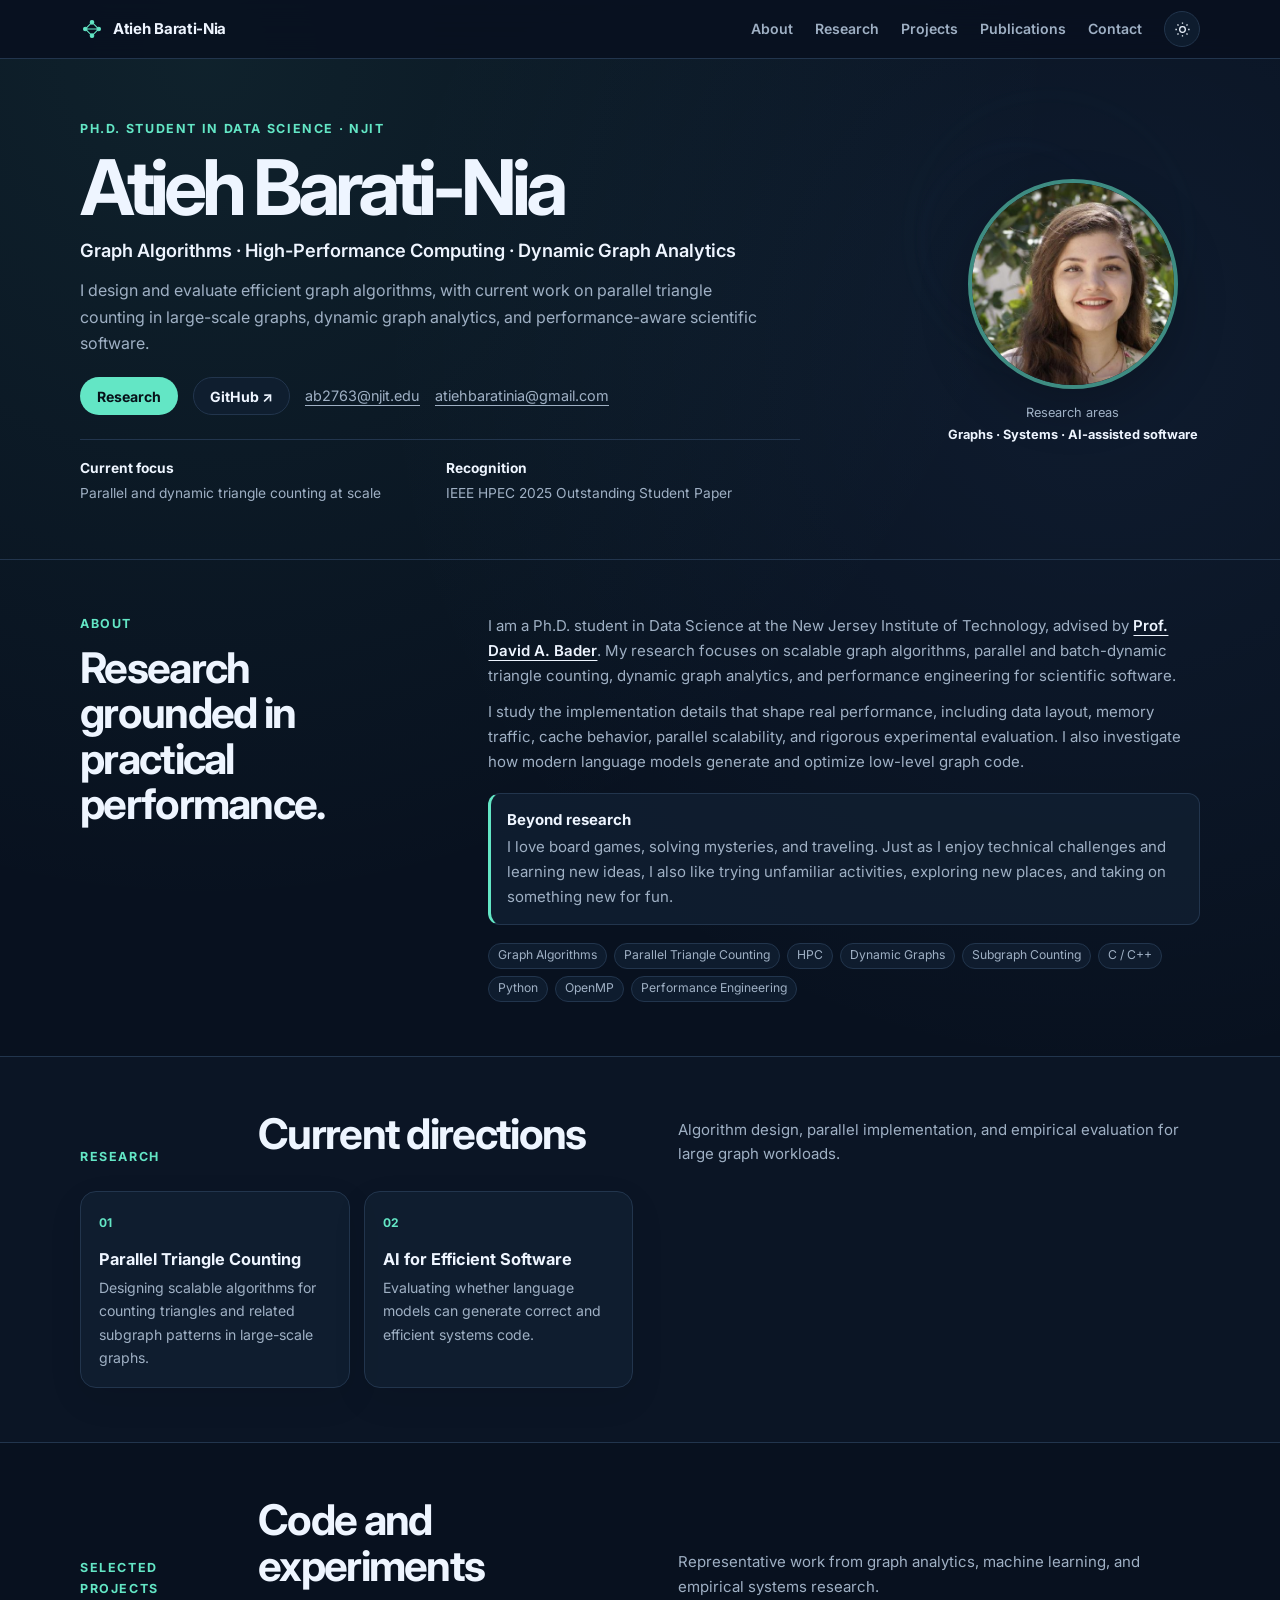
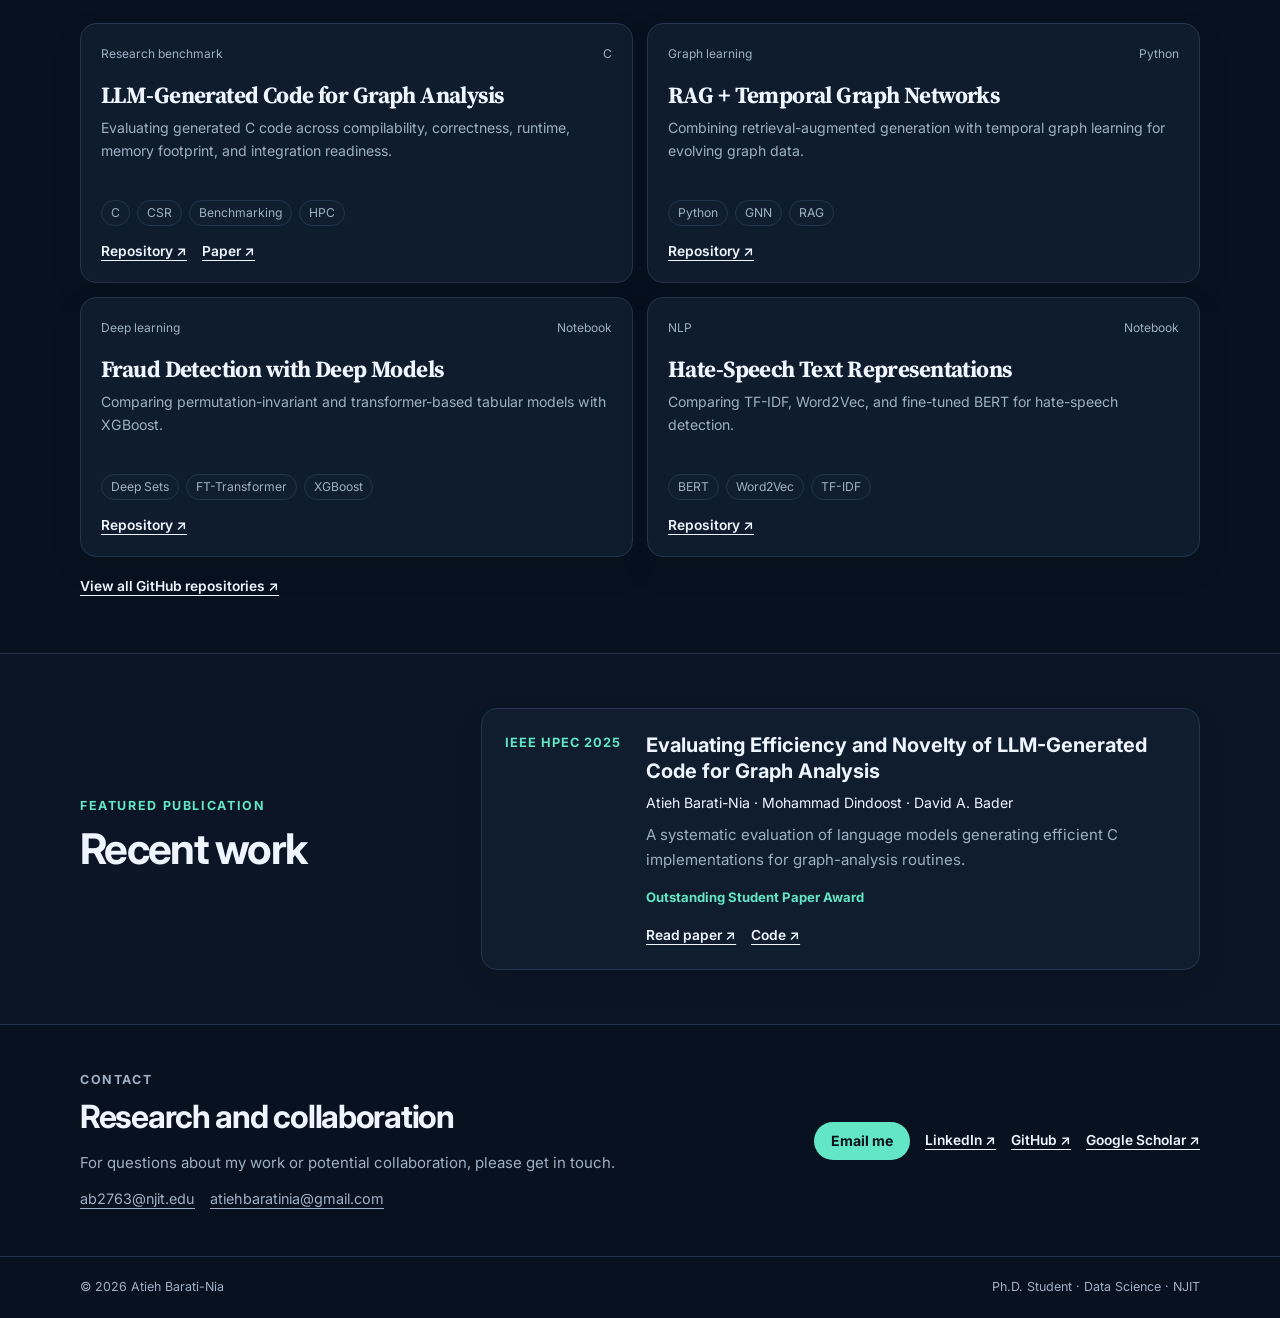
<file: index.html>
<!doctype html>
<html lang="en" data-theme="dark">
<head>
  <meta charset="utf-8" />
  <meta name="viewport" content="width=device-width, initial-scale=1" />
  <meta name="description" content="Atieh Barati-Nia — Ph.D. student in Data Science at NJIT researching scalable graph algorithms, parallel triangle counting, dynamic graph analytics, and efficient software." />
  <meta name="author" content="Atieh Barati-Nia" />
  <meta name="theme-color" content="#08111f" />

  <meta property="og:title" content="Atieh Barati-Nia — Graph Algorithms Researcher" />
  <meta property="og:description" content="Research website of Atieh Barati-Nia, a Data Science Ph.D. student at NJIT." />
  <meta property="og:type" content="website" />
  <meta property="og:url" content="https://atiehbaratinia.github.io/" />
  <meta property="og:image" content="https://atiehbaratinia.github.io/profile.jpg" />

  <title>Atieh Barati-Nia | Graph Algorithms Researcher</title>
  <link rel="icon" href="favicon.svg" type="image/svg+xml" />
  <link rel="preconnect" href="https://fonts.googleapis.com" />
  <link rel="preconnect" href="https://fonts.gstatic.com" crossorigin />
  <link href="https://fonts.googleapis.com/css2?family=Inter:wght@400;500;600;700&family=Source+Serif+4:opsz,wght@8..60,600;8..60,700&display=swap" rel="stylesheet" />

  <style>
    :root {
      --bg: #08111f;
      --bg-soft: #0d1929;
      --panel: rgba(17, 31, 49, 0.82);
      --panel-solid: #101e30;
      --text: #eef5ff;
      --muted: #9fb0c4;
      --line: #22354d;
      --accent: #63e6c5;
      --accent-2: #69a7ff;
      --shadow: 0 18px 50px rgba(0, 0, 0, 0.22);
      --radius: 16px;
      --shell: 1120px;
    }

    html[data-theme="light"] {
      --bg: #f7fafc;
      --bg-soft: #eef4f8;
      --panel: rgba(255, 255, 255, 0.92);
      --panel-solid: #ffffff;
      --text: #122033;
      --muted: #536579;
      --line: #d8e2eb;
      --accent: #0f9f82;
      --accent-2: #336fd1;
      --shadow: 0 16px 40px rgba(33, 51, 72, 0.10);
    }

    * { box-sizing: border-box; }
    html { scroll-behavior: smooth; }
    body {
      margin: 0;
      background:
        radial-gradient(circle at 16% 2%, rgba(99, 230, 197, 0.08), transparent 28%),
        radial-gradient(circle at 86% 12%, rgba(105, 167, 255, 0.07), transparent 26%),
        var(--bg);
      color: var(--text);
      font-family: Inter, system-ui, -apple-system, BlinkMacSystemFont, "Segoe UI", sans-serif;
      font-size: 15px;
      line-height: 1.65;
    }

    a { color: inherit; }
    img { display: block; max-width: 100%; }
    .shell { width: min(calc(100% - 40px), var(--shell)); margin: 0 auto; }
    .skip-link { position: absolute; left: -9999px; }
    .skip-link:focus { left: 16px; top: 16px; z-index: 100; background: var(--accent); color: #071219; padding: 8px 12px; border-radius: 8px; }

    .site-header {
      position: sticky;
      top: 0;
      z-index: 20;
      background: color-mix(in srgb, var(--bg) 88%, transparent);
      backdrop-filter: blur(14px);
      border-bottom: 1px solid var(--line);
    }

    .nav {
      min-height: 58px;
      display: flex;
      align-items: center;
      gap: 20px;
    }

    .brand {
      display: inline-flex;
      align-items: center;
      gap: 9px;
      text-decoration: none;
      font-weight: 700;
      letter-spacing: -0.02em;
      white-space: nowrap;
    }

    .brand-mark { width: 24px; height: 24px; color: var(--accent); }
    .brand-mark svg { width: 100%; height: 100%; fill: currentColor; stroke: currentColor; stroke-width: 1.6; }
    .brand-mark path { fill: none; }

    .nav-links {
      margin-left: auto;
      display: flex;
      align-items: center;
      gap: 22px;
    }

    .nav-links a {
      color: var(--muted);
      text-decoration: none;
      font-size: 0.88rem;
      font-weight: 600;
    }

    .nav-links a:hover { color: var(--text); }

    .theme-toggle,
    .nav-toggle {
      border: 1px solid var(--line);
      background: var(--panel);
      color: var(--text);
      border-radius: 999px;
      cursor: pointer;
    }

    .theme-toggle {
      width: 36px;
      height: 36px;
      display: grid;
      place-items: center;
      margin-left: 2px;
    }

    .theme-toggle svg { width: 17px; height: 17px; fill: none; stroke: currentColor; stroke-width: 1.8; }
    .moon { display: none; }
    html[data-theme="light"] .sun { display: none; }
    html[data-theme="light"] .moon { display: block; }
    .nav-toggle { display: none; width: 36px; height: 36px; padding: 0 9px; }
    .nav-toggle span { display: block; height: 1px; background: currentColor; margin: 5px 0; }

    .hero {
      position: relative;
      overflow: hidden;
      border-bottom: 1px solid var(--line);
    }

    .hero::before,
    .hero::after {
      content: "";
      position: absolute;
      border-radius: 50%;
      filter: blur(4px);
      pointer-events: none;
    }

    .hero::before { width: 280px; height: 280px; right: 7%; top: 7%; border: 1px solid rgba(99, 230, 197, 0.12); }
    .hero::after { width: 190px; height: 190px; right: 13%; top: 17%; border: 1px solid rgba(105, 167, 255, 0.12); }

    .hero-grid {
      min-height: 500px;
      display: grid;
      grid-template-columns: minmax(0, 1.5fr) minmax(220px, 0.62fr);
      gap: 64px;
      align-items: center;
      padding: 58px 0 52px;
      position: relative;
      z-index: 1;
    }

    .eyebrow,
    .section-label {
      margin: 0 0 10px;
      color: var(--accent);
      font-size: 0.78rem;
      font-weight: 700;
      letter-spacing: 0.13em;
      text-transform: uppercase;
    }

    h1, h2, h3, p { margin-top: 0; }
    h1 {
      margin-bottom: 10px;
      font-size: clamp(2.8rem, 6vw, 4.8rem);
      line-height: 0.98;
      letter-spacing: -0.065em;
      max-width: 700px;
    }

    .hero-title {
      margin-bottom: 12px;
      color: var(--text);
      font-weight: 600;
      font-size: clamp(1rem, 1.8vw, 1.14rem);
    }

    .hero-summary {
      max-width: 690px;
      color: var(--muted);
      font-size: 1rem;
      margin-bottom: 21px;
    }

    .hero-actions,
    .contact-links,
    .project-links,
    .email-row {
      display: flex;
      flex-wrap: wrap;
      align-items: center;
      gap: 10px 15px;
    }

    .button {
      display: inline-flex;
      align-items: center;
      justify-content: center;
      min-height: 38px;
      padding: 0 16px;
      border-radius: 999px;
      text-decoration: none;
      font-size: 0.88rem;
      font-weight: 700;
      border: 1px solid transparent;
    }

    .button-primary { background: var(--accent); color: #071219; }
    .button-secondary { border-color: var(--line); background: var(--panel); }
    .text-link { color: var(--muted); text-underline-offset: 4px; font-size: 0.9rem; }
    .text-link:hover { color: var(--text); }

    .quick-facts {
      margin-top: 24px;
      padding-top: 17px;
      border-top: 1px solid var(--line);
      display: grid;
      grid-template-columns: repeat(2, minmax(0, 1fr));
      gap: 12px;
      max-width: 720px;
      color: var(--muted);
      font-size: 0.86rem;
    }

    .quick-facts strong { display: block; color: var(--text); margin-bottom: 2px; }

    .profile-panel {
      justify-self: end;
      width: min(100%, 255px);
      text-align: center;
    }

    .profile-panel img {
      width: 210px;
      height: 210px;
      margin: 0 auto;
      object-fit: cover;
      object-position: 50% 34%;
      border-radius: 50%;
      border: 4px solid color-mix(in srgb, var(--accent) 55%, var(--panel-solid));
      box-shadow: var(--shadow);
      background: var(--panel-solid);
    }

    .profile-caption {
      margin-top: 15px;
      color: var(--muted);
      font-size: 0.8rem;
      line-height: 1.45;
    }

    .profile-caption strong { display: block; color: var(--text); margin-top: 3px; }

    .section { padding: 54px 0; border-bottom: 1px solid var(--line); }
    .section-muted { background: color-mix(in srgb, var(--bg-soft) 68%, transparent); }
    .section-grid { display: grid; grid-template-columns: 0.66fr 1.34fr; gap: 58px; align-items: start; }
    .section-heading h2,
    .compact-heading h2 { margin-bottom: 11px; font-size: clamp(1.75rem, 3.3vw, 2.65rem); line-height: 1.08; letter-spacing: -0.04em; }
    .section-body > p { color: var(--muted); margin-bottom: 12px; }
    .advisor-link { color: var(--text); font-weight: 600; text-underline-offset: 4px; }

    .personal-note {
      margin-top: 18px;
      padding: 14px 16px;
      border: 1px solid var(--line);
      border-left: 3px solid var(--accent);
      border-radius: 12px;
      background: var(--panel);
    }

    .personal-note strong { display: block; margin-bottom: 3px; }
    .personal-note p { margin-bottom: 0; color: var(--muted); }

    .tag-list,
    .project-tags {
      display: flex;
      flex-wrap: wrap;
      gap: 7px;
    }

    .tag-list { margin-top: 18px; }
    .tag-list span,
    .project-tags span {
      display: inline-flex;
      align-items: center;
      min-height: 26px;
      padding: 0 9px;
      border-radius: 999px;
      border: 1px solid var(--line);
      background: var(--panel);
      color: var(--muted);
      font-size: 0.76rem;
      white-space: nowrap;
    }

    .compact-heading {
      display: grid;
      grid-template-columns: 150px minmax(0, 0.75fr) minmax(260px, 1fr);
      align-items: end;
      gap: 28px;
      margin-bottom: 24px;
    }

    .compact-heading > * { margin-bottom: 0; }
    .compact-heading > p:last-child { color: var(--muted); }

    .card-grid,
    .project-grid {
      display: grid;
      gap: 14px;
    }

    .research-grid { grid-template-columns: repeat(4, minmax(0, 1fr)); }
    .project-grid { grid-template-columns: repeat(2, minmax(0, 1fr)); }

    .info-card,
    .project-card,
    .publication-card {
      border: 1px solid var(--line);
      border-radius: var(--radius);
      background: var(--panel);
      box-shadow: 0 12px 35px rgba(0,0,0,0.08);
    }

    .info-card { padding: 18px; min-height: 175px; }
    .card-number { color: var(--accent); font-size: 0.75rem; font-weight: 700; }
    .info-card h3 { margin: 14px 0 7px; font-size: 1.02rem; line-height: 1.25; }
    .info-card p { margin-bottom: 0; color: var(--muted); font-size: 0.88rem; }

    .project-card { padding: 20px; display: flex; flex-direction: column; min-height: 260px; }
    .project-meta { display: flex; justify-content: space-between; gap: 16px; color: var(--muted); font-size: 0.75rem; }
    .project-card h3 { margin: 18px 0 8px; font-family: "Source Serif 4", Georgia, serif; font-size: 1.45rem; line-height: 1.12; letter-spacing: -0.025em; }
    .project-card p { color: var(--muted); font-size: 0.88rem; }
    .project-tags { margin-top: auto; padding-top: 8px; }
    .project-links { margin-top: 14px; }
    .project-links a,
    .section-footer-link a,
    .contact-links > a:not(.button) { color: var(--text); font-size: 0.86rem; font-weight: 600; text-underline-offset: 4px; }
    .section-footer-link { margin-top: 17px; }

    .publication-layout { display: grid; grid-template-columns: 0.65fr 1.35fr; gap: 55px; align-items: center; }
    .publication-card { padding: 23px; display: grid; grid-template-columns: 118px 1fr; gap: 23px; }
    .publication-badge { color: var(--accent); font-weight: 700; font-size: 0.8rem; letter-spacing: 0.08em; text-transform: uppercase; }
    .publication-card h3 { margin-bottom: 7px; font-size: 1.25rem; line-height: 1.3; }
    .publication-card p { color: var(--muted); margin-bottom: 9px; }
    .authors { color: var(--text) !important; font-size: 0.88rem; }
    .award-line span { display: inline-flex; margin-top: 5px; color: var(--accent); font-size: 0.82rem; font-weight: 700; }

    .contact-section { padding: 45px 0; }
    .contact-layout { display: grid; grid-template-columns: 1fr auto; align-items: center; gap: 32px; }
    .contact-layout h2 { margin-bottom: 7px; font-size: 2rem; letter-spacing: -0.04em; }
    .contact-layout p { margin-bottom: 0; color: var(--muted); }
    .contact-links { justify-content: flex-end; max-width: 540px; }
    .email-row { margin-top: 12px; }

    .footer { padding: 20px 0; color: var(--muted); font-size: 0.78rem; }
    .footer-inner { display: flex; justify-content: space-between; gap: 16px; }

    .reveal { opacity: 0; transform: translateY(10px); transition: opacity 0.45s ease, transform 0.45s ease; }
    .reveal.visible { opacity: 1; transform: none; }

    @media (max-width: 900px) {
      .hero-grid { grid-template-columns: 1fr 180px; gap: 32px; min-height: auto; padding: 48px 0; }
      .profile-panel img { width: 165px; height: 165px; }
      .research-grid { grid-template-columns: repeat(2, minmax(0, 1fr)); }
      .compact-heading { grid-template-columns: 1fr; gap: 7px; }
      .section-grid,
      .publication-layout { grid-template-columns: 1fr; gap: 24px; }
    }

    @media (max-width: 720px) {
      .shell { width: min(calc(100% - 28px), var(--shell)); }
      .nav-toggle { display: block; margin-left: auto; }
      .nav-links {
        position: absolute;
        left: 14px;
        right: 14px;
        top: 64px;
        display: none;
        margin-left: 0;
        padding: 12px;
        border: 1px solid var(--line);
        border-radius: 14px;
        background: var(--panel-solid);
        box-shadow: var(--shadow);
      }
      .nav-links.open { display: grid; }
      .hero-grid { grid-template-columns: 1fr; text-align: left; padding: 42px 0; }
      .profile-panel { order: -1; justify-self: start; width: auto; display: flex; align-items: center; gap: 16px; text-align: left; }
      .profile-panel img { width: 104px; height: 104px; margin: 0; }
      .profile-caption { margin-top: 0; }
      h1 { font-size: 3rem; }
      .quick-facts { grid-template-columns: 1fr; }
      .project-grid,
      .research-grid { grid-template-columns: 1fr; }
      .project-card { min-height: 0; }
      .publication-card { grid-template-columns: 1fr; gap: 10px; }
      .contact-layout { grid-template-columns: 1fr; }
      .contact-links { justify-content: flex-start; }
      .footer-inner { flex-direction: column; gap: 3px; }
    }

    @media (prefers-reduced-motion: reduce) {
      html { scroll-behavior: auto; }
      *, *::before, *::after { animation: none !important; transition: none !important; }
      .reveal { opacity: 1; transform: none; }
    }
  </style>
</head>
<body>
  <a class="skip-link" href="#main">Skip to content</a>

  <header class="site-header" id="top">
    <nav class="nav shell" aria-label="Primary navigation">
      <a class="brand" href="#top" aria-label="Atieh Barati-Nia home">
        <span class="brand-mark" aria-hidden="true">
          <svg viewBox="0 0 36 36">
            <circle cx="8" cy="18" r="2.7" />
            <circle cx="18" cy="8" r="2.7" />
            <circle cx="28" cy="18" r="2.7" />
            <circle cx="18" cy="28" r="2.7" />
            <path d="M10 16 16 10M20 10l6 6M26 20l-6 6M16 26l-6-6M11 18h14" />
          </svg>
        </span>
        <span>Atieh Barati-Nia</span>
      </a>

      <button class="nav-toggle" type="button" aria-expanded="false" aria-controls="nav-links" aria-label="Open navigation menu">
        <span></span><span></span>
      </button>

      <div class="nav-links" id="nav-links">
        <a href="#about">About</a>
        <a href="#research">Research</a>
        <a href="#projects">Projects</a>
        <a href="#publications">Publications</a>
        <a href="#contact">Contact</a>
      </div>

      <button class="theme-toggle" type="button" aria-label="Switch color theme" title="Switch color theme">
        <svg class="sun" viewBox="0 0 24 24" aria-hidden="true"><circle cx="12" cy="12" r="4"/><path d="M12 2v2M12 20v2M4.93 4.93l1.42 1.42M17.66 17.66l1.41 1.41M2 12h2M20 12h2M4.93 19.07l1.42-1.42M17.66 6.34l1.41-1.41"/></svg>
        <svg class="moon" viewBox="0 0 24 24" aria-hidden="true"><path d="M20.5 14.2A8.2 8.2 0 0 1 9.8 3.5 8.5 8.5 0 1 0 20.5 14.2Z"/></svg>
      </button>
    </nav>
  </header>

  <main id="main">
    <section class="hero">
      <div class="shell hero-grid">
        <div class="hero-copy reveal">
          <p class="eyebrow">Ph.D. Student in Data Science · NJIT</p>
          <h1>Atieh Barati-Nia</h1>
          <p class="hero-title">Graph Algorithms · High-Performance Computing · Dynamic Graph Analytics</p>
          <p class="hero-summary">
            I design and evaluate efficient graph algorithms, with current work on parallel triangle counting
            in large-scale graphs, dynamic graph analytics, and performance-aware scientific software.
          </p>
          <div class="hero-actions">
            <a class="button button-primary" href="#research">Research</a>
            <a class="button button-secondary" href="https://github.com/AtiehBaratinia" target="_blank" rel="noreferrer">GitHub ↗</a>
            <a class="text-link" href="mailto:ab2763@njit.edu">ab2763@njit.edu</a>
            <a class="text-link" href="mailto:atiehbaratinia@gmail.com">atiehbaratinia@gmail.com</a>
          </div>
          <div class="quick-facts" aria-label="Research highlights">
            <span><strong>Current focus</strong> Parallel and dynamic triangle counting at scale</span>
            <span><strong>Recognition</strong> IEEE HPEC 2025 Outstanding Student Paper</span>
          </div>
        </div>

        <div class="profile-panel reveal" data-delay="80">
          <img src="profile.jpg" alt="Portrait of Atieh Barati-Nia" width="420" height="420" />
          <div class="profile-caption">
            <span>Research areas</span>
            <strong>Graphs · Systems · AI-assisted software</strong>
          </div>
        </div>
      </div>
    </section>

    <section class="section" id="about">
      <div class="shell section-grid">
        <div class="section-heading reveal">
          <p class="section-label">About</p>
          <h2>Research grounded in practical performance.</h2>
        </div>
        <div class="section-body reveal" data-delay="60">
          <p>
            I am a Ph.D. student in Data Science at the New Jersey Institute of Technology, advised by
            <a class="advisor-link" href="https://davidbader.net/" target="_blank" rel="noreferrer">Prof. David A. Bader</a>.
            My research focuses on scalable graph algorithms, parallel and batch-dynamic triangle counting,
            dynamic graph analytics, and performance engineering for scientific software.
          </p>
          <p>
            I study the implementation details that shape real performance, including data layout, memory traffic,
            cache behavior, parallel scalability, and rigorous experimental evaluation. I also investigate how modern
            language models generate and optimize low-level graph code.
          </p>
          <div class="personal-note">
            <strong>Beyond research</strong>
            <p>
              I love board games, solving mysteries, and traveling. Just as I enjoy technical challenges and learning
              new ideas, I also like trying unfamiliar activities, exploring new places, and taking on something new for fun.
            </p>
          </div>
          <div class="tag-list" aria-label="Research skills">
            <span>Graph Algorithms</span><span>Parallel Triangle Counting</span><span>HPC</span><span>Dynamic Graphs</span>
            <span>Subgraph Counting</span><span>C / C++</span><span>Python</span><span>OpenMP</span><span>Performance Engineering</span>
          </div>
        </div>
      </div>
    </section>

    <section class="section section-muted" id="research">
      <div class="shell">
        <div class="section-heading compact-heading reveal">
          <p class="section-label">Research</p>
          <h2>Current directions</h2>
          <p>Algorithm design, parallel implementation, and empirical evaluation for large graph workloads.</p>
        </div>

        <div class="card-grid research-grid">
          <article class="info-card reveal">
            <span class="card-number">01</span>
            <h3>Parallel Triangle Counting</h3>
            <p>Designing scalable algorithms for counting triangles and related subgraph patterns in large-scale graphs.</p>
          </article>
          <!-- <article class="info-card reveal" data-delay="40">
            <span class="card-number">02</span>
            <h3>Dynamic Graph Analytics</h3>
            <p>Maintaining graph statistics efficiently as edges arrive, change, or disappear.</p>
          </article>
          <article class="info-card reveal" data-delay="80">
            <span class="card-number">03</span>
            <h3>Performance Engineering</h3>
            <p>Optimizing graph software for runtime, memory use, cache behavior, and parallel scale.</p>
          </article> -->
          <article class="info-card reveal" data-delay="120">
            <span class="card-number">02</span>
            <h3>AI for Efficient Software</h3>
            <p>Evaluating whether language models can generate correct and efficient systems code.</p>
          </article>
        </div>
      </div>
    </section>

    <section class="section" id="projects">
      <div class="shell">
        <div class="section-heading compact-heading reveal">
          <p class="section-label">Selected projects</p>
          <h2>Code and experiments</h2>
          <p>Representative work from graph analytics, machine learning, and empirical systems research.</p>
        </div>

        <div class="project-grid">
          <article class="project-card reveal">
            <div class="project-meta"><span>Research benchmark</span><span>C</span></div>
            <h3>LLM-Generated Code for Graph Analysis</h3>
            <p>Evaluating generated C code across compilability, correctness, runtime, memory footprint, and integration readiness.</p>
            <div class="project-tags"><span>C</span><span>CSR</span><span>Benchmarking</span><span>HPC</span></div>
            <div class="project-links">
              <a href="https://github.com/AtiehBaratinia/LLMGeneratedCode" target="_blank" rel="noreferrer">Repository ↗</a>
              <a href="https://arxiv.org/abs/2507.06463" target="_blank" rel="noreferrer">Paper ↗</a>
            </div>
          </article>

          <article class="project-card reveal" data-delay="40">
            <div class="project-meta"><span>Graph learning</span><span>Python</span></div>
            <h3>RAG + Temporal Graph Networks</h3>
            <p>Combining retrieval-augmented generation with temporal graph learning for evolving graph data.</p>
            <div class="project-tags"><span>Python</span><span>GNN</span><span>RAG</span></div>
            <div class="project-links"><a href="https://github.com/AtiehBaratinia/RAG_TGN" target="_blank" rel="noreferrer">Repository ↗</a></div>
          </article>

          <article class="project-card reveal" data-delay="80">
            <div class="project-meta"><span>Deep learning</span><span>Notebook</span></div>
            <h3>Fraud Detection with Deep Models</h3>
            <p>Comparing permutation-invariant and transformer-based tabular models with XGBoost.</p>
            <div class="project-tags"><span>Deep Sets</span><span>FT-Transformer</span><span>XGBoost</span></div>
            <div class="project-links"><a href="https://github.com/AtiehBaratinia/Fraud-Detection-Deep-Learning" target="_blank" rel="noreferrer">Repository ↗</a></div>
          </article>

          <article class="project-card reveal" data-delay="120">
            <div class="project-meta"><span>NLP</span><span>Notebook</span></div>
            <h3>Hate-Speech Text Representations</h3>
            <p>Comparing TF-IDF, Word2Vec, and fine-tuned BERT for hate-speech detection.</p>
            <div class="project-tags"><span>BERT</span><span>Word2Vec</span><span>TF-IDF</span></div>
            <div class="project-links"><a href="https://github.com/AtiehBaratinia/hate-speech-text-representations" target="_blank" rel="noreferrer">Repository ↗</a></div>
          </article>
        </div>

        <div class="section-footer-link reveal">
          <a href="https://github.com/AtiehBaratinia?tab=repositories" target="_blank" rel="noreferrer">View all GitHub repositories ↗</a>
        </div>
      </div>
    </section>

    <section class="section section-muted" id="publications">
      <div class="shell publication-layout">
        <div class="section-heading reveal">
          <p class="section-label">Featured publication</p>
          <h2>Recent work</h2>
        </div>
        <article class="publication-card reveal" data-delay="60">
          <div class="publication-badge">IEEE HPEC 2025</div>
          <div>
            <h3>Evaluating Efficiency and Novelty of LLM-Generated Code for Graph Analysis</h3>
            <p class="authors">Atieh Barati-Nia · Mohammad Dindoost · David A. Bader</p>
            <p>A systematic evaluation of language models generating efficient C implementations for graph-analysis routines.</p>
            <div class="award-line"><span>Outstanding Student Paper Award</span></div>
            <div class="project-links">
              <a href="https://arxiv.org/abs/2507.06463" target="_blank" rel="noreferrer">Read paper ↗</a>
              <a href="https://github.com/AtiehBaratinia/LLMGeneratedCode" target="_blank" rel="noreferrer">Code ↗</a>
            </div>
          </div>
        </article>
      </div>
    </section>

    <section class="section contact-section" id="contact">
      <div class="shell contact-layout reveal">
        <div>
          <p class="section-label">Contact</p>
          <h2>Research and collaboration</h2>
          <p>For questions about my work or potential collaboration, please get in touch.</p>
          <div class="email-row">
            <a class="text-link" href="mailto:ab2763@njit.edu">ab2763@njit.edu</a>
            <a class="text-link" href="mailto:atiehbaratinia@gmail.com">atiehbaratinia@gmail.com</a>
          </div>
        </div>
        <div class="contact-links">
          <a class="button button-primary" href="mailto:ab2763@njit.edu">Email me</a>
          <a href="https://www.linkedin.com/in/atiehbaratinia/" target="_blank" rel="noreferrer">LinkedIn ↗</a>
          <a href="https://github.com/AtiehBaratinia" target="_blank" rel="noreferrer">GitHub ↗</a>
          <a href="https://scholar.google.com/citations?hl=en&user=IbT5v3kAAAAJ" target="_blank" rel="noreferrer">Google Scholar ↗</a>
        </div>
      </div>
    </section>
  </main>

  <footer class="footer">
    <div class="shell footer-inner">
      <span>© <span id="current-year"></span> Atieh Barati-Nia</span>
      <span>Ph.D. Student · Data Science · NJIT</span>
    </div>
  </footer>

  <script>
    const root = document.documentElement;
    const savedTheme = localStorage.getItem('theme');
    if (savedTheme === 'light' || savedTheme === 'dark') root.dataset.theme = savedTheme;

    document.querySelector('.theme-toggle').addEventListener('click', () => {
      root.dataset.theme = root.dataset.theme === 'light' ? 'dark' : 'light';
      localStorage.setItem('theme', root.dataset.theme);
    });

    const navToggle = document.querySelector('.nav-toggle');
    const navLinks = document.querySelector('.nav-links');
    navToggle.addEventListener('click', () => {
      const open = navLinks.classList.toggle('open');
      navToggle.setAttribute('aria-expanded', String(open));
    });
    navLinks.querySelectorAll('a').forEach(link => link.addEventListener('click', () => {
      navLinks.classList.remove('open');
      navToggle.setAttribute('aria-expanded', 'false');
    }));

    document.getElementById('current-year').textContent = new Date().getFullYear();

    const reducedMotion = window.matchMedia('(prefers-reduced-motion: reduce)').matches;
    const items = document.querySelectorAll('.reveal');
    if (reducedMotion || !('IntersectionObserver' in window)) {
      items.forEach(item => item.classList.add('visible'));
    } else {
      const observer = new IntersectionObserver(entries => {
        entries.forEach(entry => {
          if (entry.isIntersecting) {
            const delay = Number(entry.target.dataset.delay || 0);
            setTimeout(() => entry.target.classList.add('visible'), delay);
            observer.unobserve(entry.target);
          }
        });
      }, { threshold: 0.08 });
      items.forEach(item => observer.observe(item));
    }
  </script>
</body>
</html>
</file>
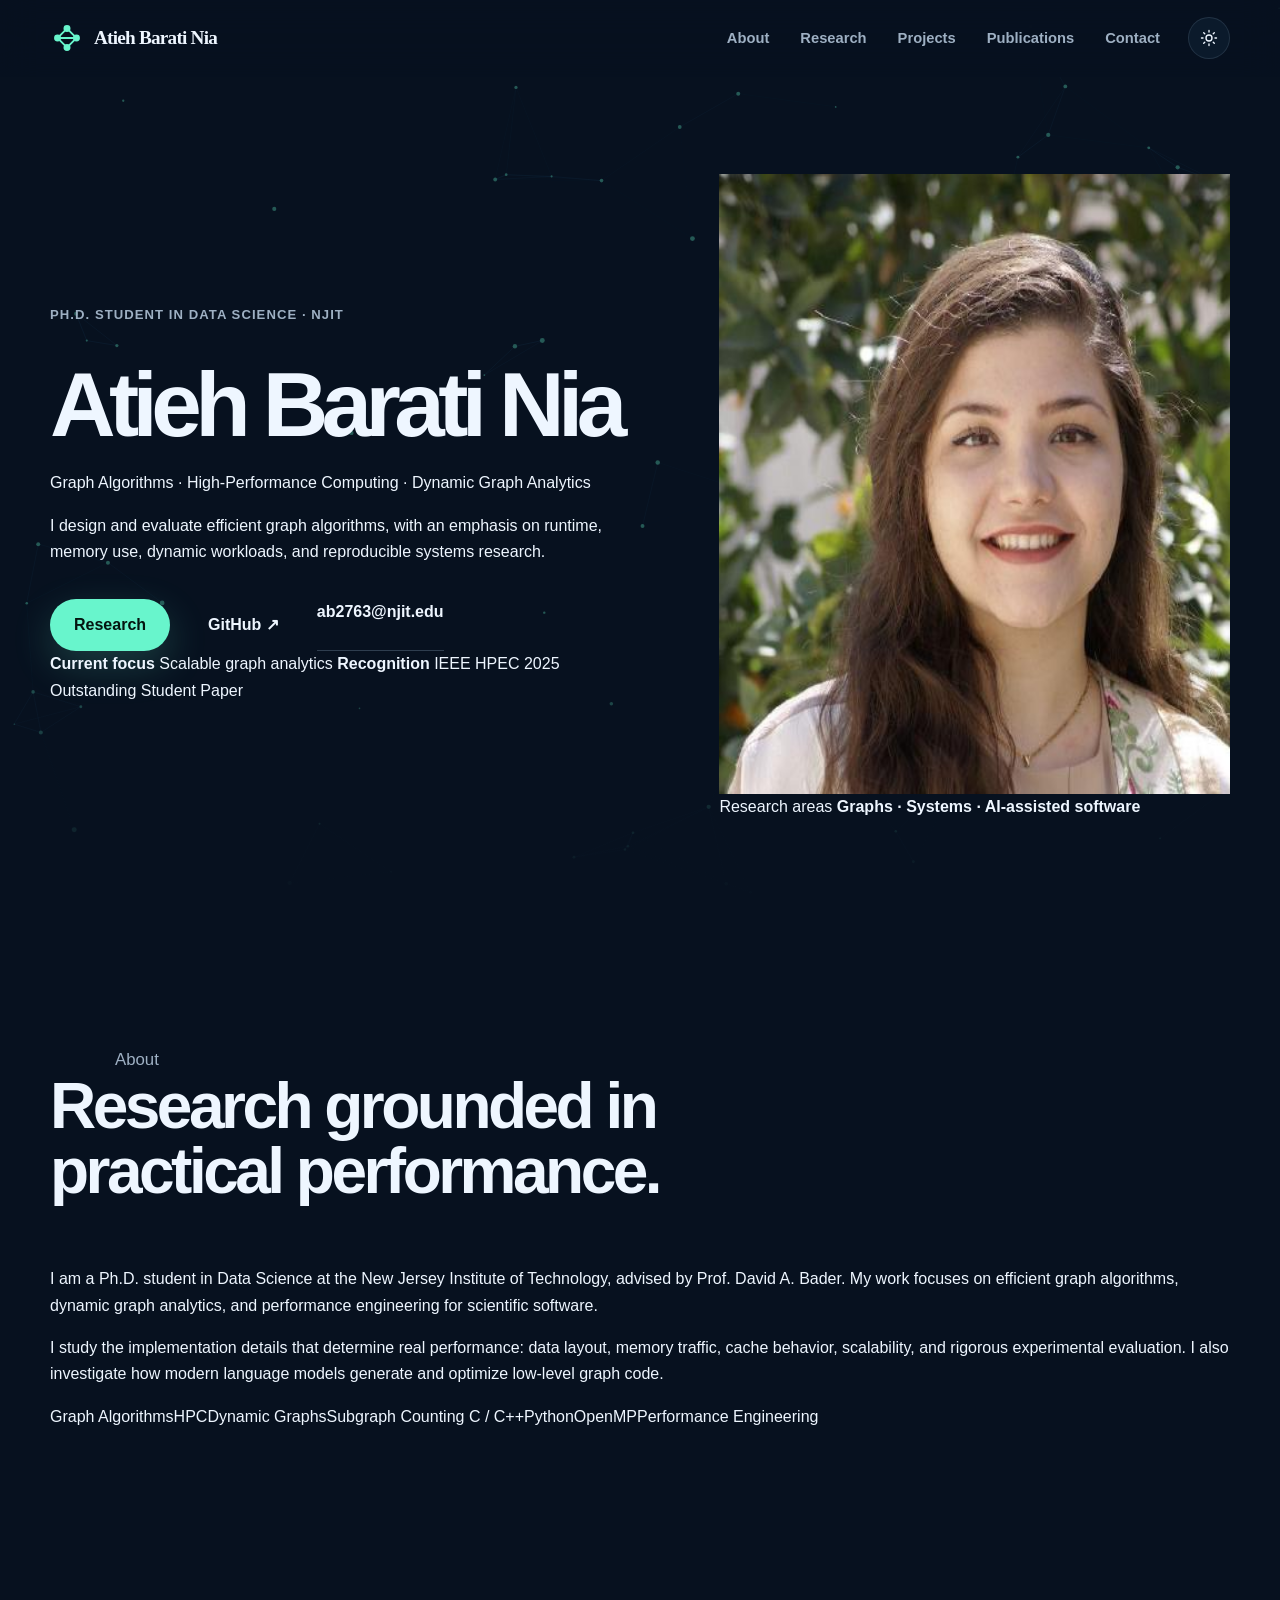
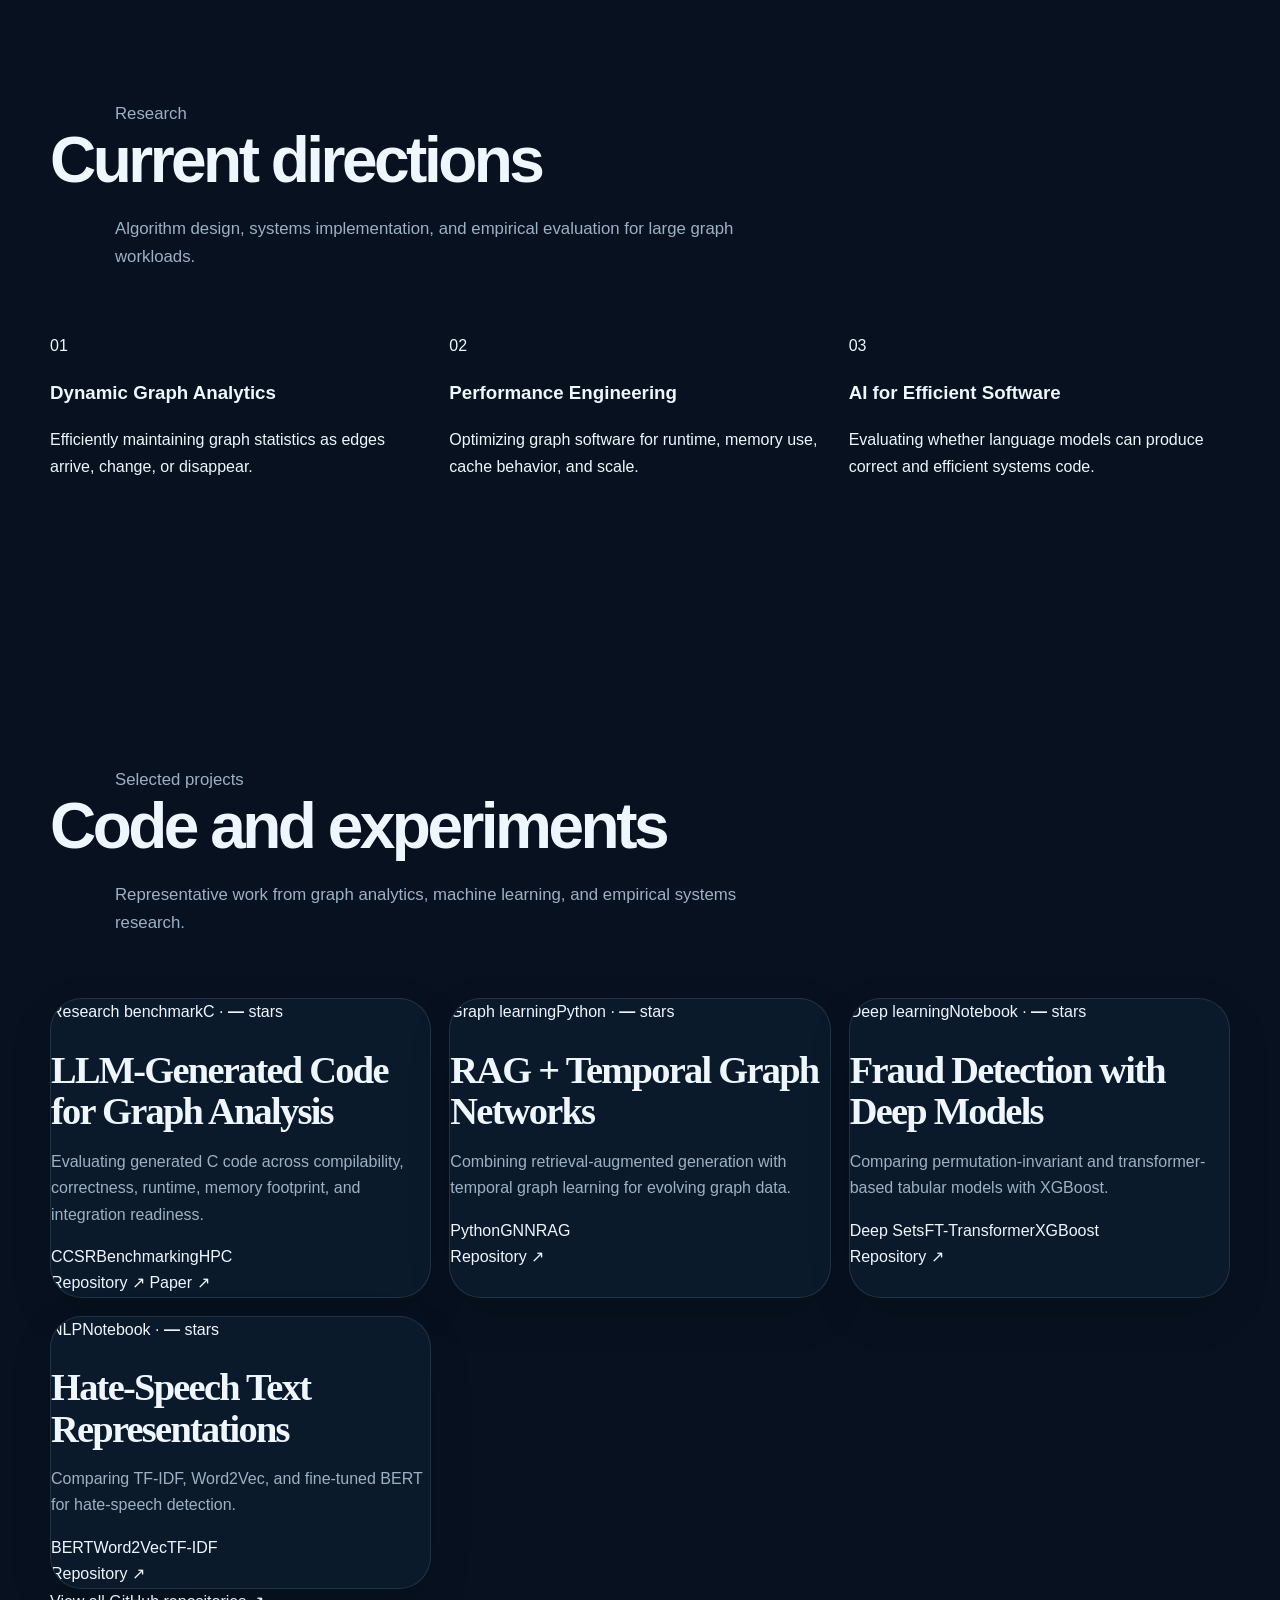
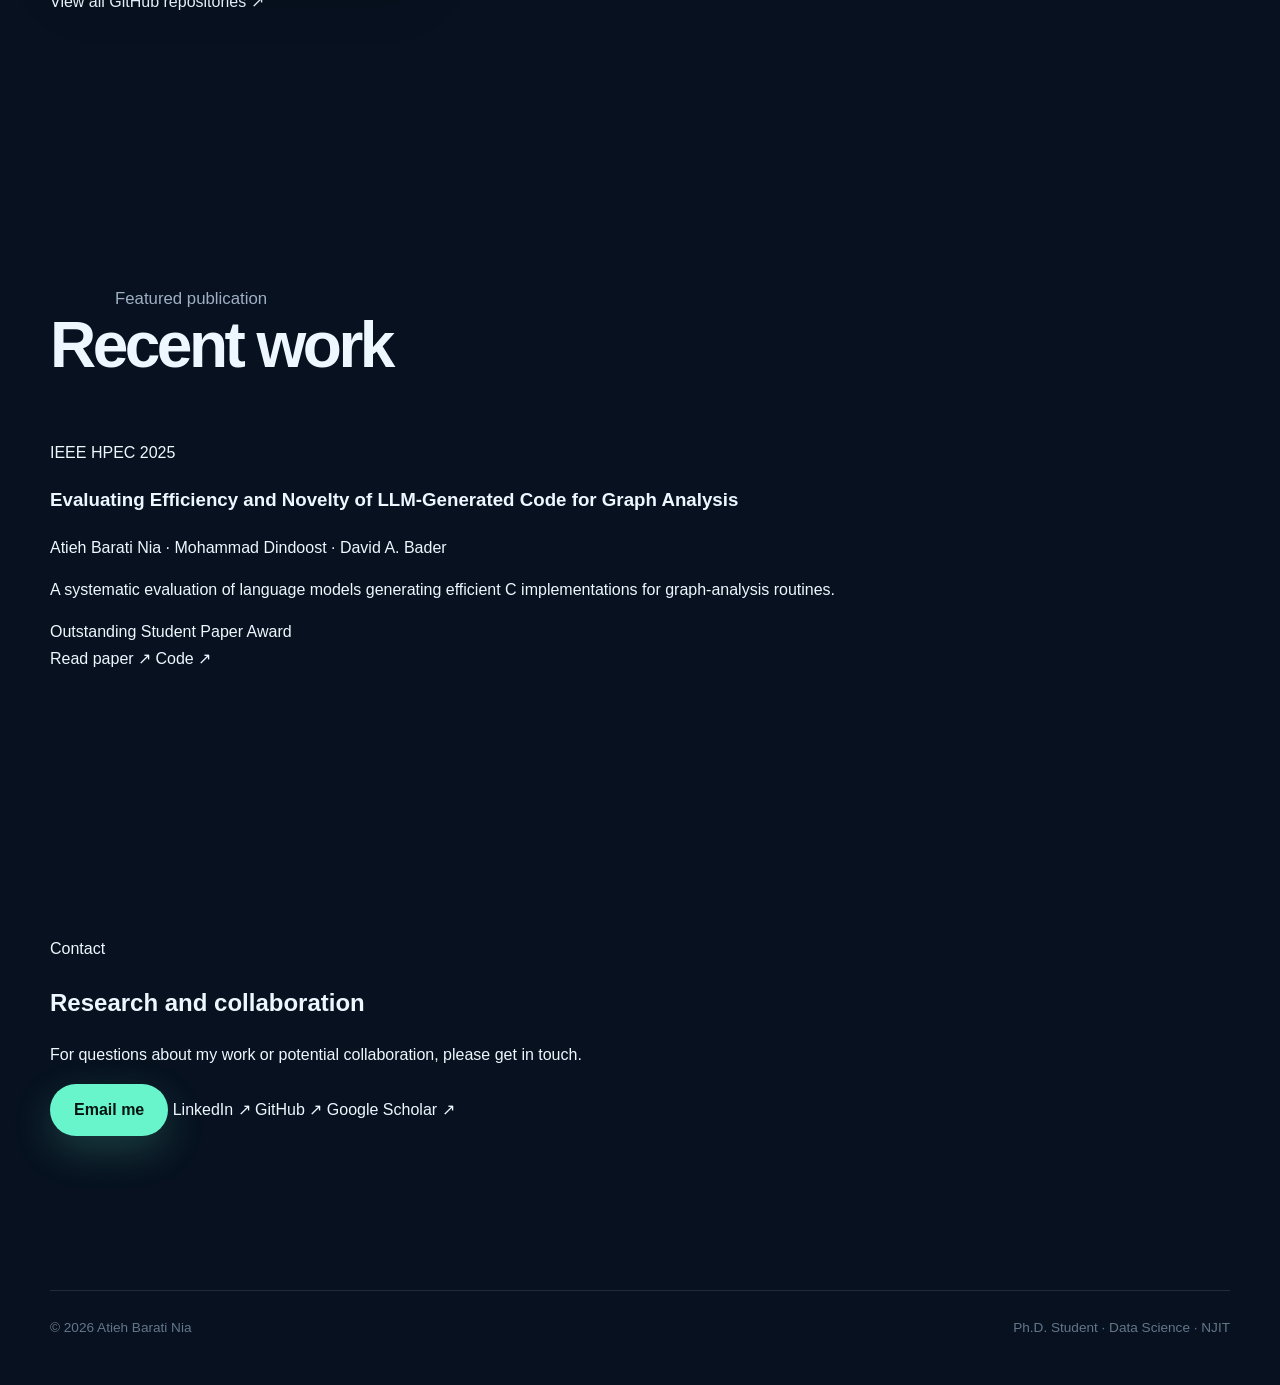
<file: index(1).html>
<!doctype html>
<html lang="en" data-theme="dark">
<head>
  <meta charset="utf-8" />
  <meta name="viewport" content="width=device-width, initial-scale=1" />
  <meta name="description" content="Atieh Barati Nia — Ph.D. student and researcher in graph algorithms, high-performance computing, and efficient software at NJIT." />
  <meta name="author" content="Atieh Barati Nia" />
  <meta name="theme-color" content="#0b1220" />

  <meta property="og:title" content="Atieh Barati Nia — Graph Algorithms & HPC" />
  <meta property="og:description" content="Research website of Atieh Barati Nia, a Data Science Ph.D. student at NJIT." />
  <meta property="og:type" content="website" />
  <meta property="og:url" content="https://atiehbaratinia.github.io/" />
  <meta property="og:image" content="https://atiehbaratinia.github.io/profile.jpg" />

  <title>Atieh Barati Nia | Researcher</title>
  <link rel="icon" href="favicon.svg" type="image/svg+xml" />
  <link rel="preconnect" href="https://fonts.googleapis.com" />
  <link rel="preconnect" href="https://fonts.gstatic.com" crossorigin />
  <link href="https://fonts.googleapis.com/css2?family=Inter:wght@400;500;600;700&family=Source+Serif+4:opsz,wght@8..60,600;8..60,700&display=swap" rel="stylesheet" />
  <link rel="stylesheet" href="styles.css" />
  <script defer src="script.js"></script>
</head>
<body>
  <a class="skip-link" href="#main">Skip to content</a>

  <header class="site-header" id="top">
    <nav class="nav shell" aria-label="Primary navigation">
      <a class="brand" href="#top" aria-label="Atieh Barati Nia home">
        <span class="brand-mark" aria-hidden="true">
          <svg viewBox="0 0 36 36">
            <circle cx="8" cy="18" r="2.7" />
            <circle cx="18" cy="8" r="2.7" />
            <circle cx="28" cy="18" r="2.7" />
            <circle cx="18" cy="28" r="2.7" />
            <path d="M10 16 16 10M20 10l6 6M26 20l-6 6M16 26l-6-6M11 18h14" />
          </svg>
        </span>
        <span>Atieh Barati Nia</span>
      </a>

      <button class="nav-toggle" type="button" aria-expanded="false" aria-controls="nav-links" aria-label="Open navigation menu">
        <span></span><span></span>
      </button>

      <div class="nav-links" id="nav-links">
        <a href="#about">About</a>
        <a href="#research">Research</a>
        <a href="#projects">Projects</a>
        <a href="#publications">Publications</a>
        <a href="#contact">Contact</a>
      </div>

      <button class="theme-toggle" type="button" aria-label="Switch color theme" title="Switch color theme">
        <svg class="sun" viewBox="0 0 24 24" aria-hidden="true"><circle cx="12" cy="12" r="4"/><path d="M12 2v2M12 20v2M4.93 4.93l1.42 1.42M17.66 17.66l1.41 1.41M2 12h2M20 12h2M4.93 19.07l1.42-1.42M17.66 6.34l1.41-1.41"/></svg>
        <svg class="moon" viewBox="0 0 24 24" aria-hidden="true"><path d="M20.5 14.2A8.2 8.2 0 0 1 9.8 3.5 8.5 8.5 0 1 0 20.5 14.2Z"/></svg>
      </button>
    </nav>
  </header>

  <main id="main">
    <section class="hero">
      <canvas id="network-canvas" aria-hidden="true"></canvas>
      <div class="shell hero-grid">
        <div class="hero-copy reveal">
          <p class="eyebrow">Ph.D. Student in Data Science · NJIT</p>
          <h1>Atieh Barati Nia</h1>
          <p class="hero-title">Graph Algorithms · High-Performance Computing · Dynamic Graph Analytics</p>
          <p class="hero-summary">
            I design and evaluate efficient graph algorithms, with an emphasis on runtime, memory use,
            dynamic workloads, and reproducible systems research.
          </p>
          <div class="hero-actions">
            <a class="button button-primary" href="#research">Research</a>
            <a class="button button-secondary" href="https://github.com/AtiehBaratinia" target="_blank" rel="noreferrer">GitHub ↗</a>
            <a class="text-link" href="mailto:ab2763@njit.edu">ab2763@njit.edu</a>
          </div>
          <div class="quick-facts" aria-label="Research highlights">
            <span><strong>Current focus</strong> Scalable graph analytics</span>
            <span><strong>Recognition</strong> IEEE HPEC 2025 Outstanding Student Paper</span>
          </div>
        </div>

        <div class="profile-panel reveal" data-delay="80">
          <img src="profile.jpg" alt="Portrait of Atieh Barati Nia" width="520" height="620" />
          <div class="profile-caption">
            <span>Research areas</span>
            <strong>Graphs · Systems · AI-assisted software</strong>
          </div>
        </div>
      </div>
    </section>

    <section class="section" id="about">
      <div class="shell section-grid">
        <div class="section-heading reveal">
          <p class="section-label">About</p>
          <h2>Research grounded in practical performance.</h2>
        </div>
        <div class="section-body reveal" data-delay="60">
          <p>
            I am a Ph.D. student in Data Science at the New Jersey Institute of Technology, advised by
            Prof. David A. Bader. My work focuses on efficient graph algorithms, dynamic graph analytics,
            and performance engineering for scientific software.
          </p>
          <p>
            I study the implementation details that determine real performance: data layout, memory traffic,
            cache behavior, scalability, and rigorous experimental evaluation. I also investigate how modern
            language models generate and optimize low-level graph code.
          </p>
          <div class="tag-list" aria-label="Research skills">
            <span>Graph Algorithms</span><span>HPC</span><span>Dynamic Graphs</span><span>Subgraph Counting</span>
            <span>C / C++</span><span>Python</span><span>OpenMP</span><span>Performance Engineering</span>
          </div>
        </div>
      </div>
    </section>

    <section class="section section-muted" id="research">
      <div class="shell">
        <div class="section-heading compact-heading reveal">
          <p class="section-label">Research</p>
          <h2>Current directions</h2>
          <p>Algorithm design, systems implementation, and empirical evaluation for large graph workloads.</p>
        </div>

        <div class="card-grid research-grid">
          <article class="info-card reveal">
            <span class="card-number">01</span>
            <h3>Dynamic Graph Analytics</h3>
            <p>Efficiently maintaining graph statistics as edges arrive, change, or disappear.</p>
          </article>
          <article class="info-card reveal" data-delay="50">
            <span class="card-number">02</span>
            <h3>Performance Engineering</h3>
            <p>Optimizing graph software for runtime, memory use, cache behavior, and scale.</p>
          </article>
          <article class="info-card reveal" data-delay="100">
            <span class="card-number">03</span>
            <h3>AI for Efficient Software</h3>
            <p>Evaluating whether language models can produce correct and efficient systems code.</p>
          </article>
        </div>
      </div>
    </section>

    <section class="section" id="projects">
      <div class="shell">
        <div class="section-heading compact-heading reveal">
          <p class="section-label">Selected projects</p>
          <h2>Code and experiments</h2>
          <p>Representative work from graph analytics, machine learning, and empirical systems research.</p>
        </div>

        <div class="project-grid">
          <article class="project-card reveal" data-repo="LLMGeneratedCode">
            <div class="project-meta"><span>Research benchmark</span><span>C · <b data-stars>—</b> stars</span></div>
            <h3>LLM-Generated Code for Graph Analysis</h3>
            <p>Evaluating generated C code across compilability, correctness, runtime, memory footprint, and integration readiness.</p>
            <div class="project-tags"><span>C</span><span>CSR</span><span>Benchmarking</span><span>HPC</span></div>
            <div class="project-links">
              <a href="https://github.com/AtiehBaratinia/LLMGeneratedCode" target="_blank" rel="noreferrer">Repository ↗</a>
              <a href="https://arxiv.org/abs/2507.06463" target="_blank" rel="noreferrer">Paper ↗</a>
            </div>
          </article>

          <article class="project-card reveal" data-delay="40" data-repo="RAG_TGN">
            <div class="project-meta"><span>Graph learning</span><span>Python · <b data-stars>—</b> stars</span></div>
            <h3>RAG + Temporal Graph Networks</h3>
            <p>Combining retrieval-augmented generation with temporal graph learning for evolving graph data.</p>
            <div class="project-tags"><span>Python</span><span>GNN</span><span>RAG</span></div>
            <div class="project-links"><a href="https://github.com/AtiehBaratinia/RAG_TGN" target="_blank" rel="noreferrer">Repository ↗</a></div>
          </article>

          <article class="project-card reveal" data-delay="80" data-repo="Fraud-Detection-Deep-Learning">
            <div class="project-meta"><span>Deep learning</span><span>Notebook · <b data-stars>—</b> stars</span></div>
            <h3>Fraud Detection with Deep Models</h3>
            <p>Comparing permutation-invariant and transformer-based tabular models with XGBoost.</p>
            <div class="project-tags"><span>Deep Sets</span><span>FT-Transformer</span><span>XGBoost</span></div>
            <div class="project-links"><a href="https://github.com/AtiehBaratinia/Fraud-Detection-Deep-Learning" target="_blank" rel="noreferrer">Repository ↗</a></div>
          </article>

          <article class="project-card reveal" data-delay="120" data-repo="hate-speech-text-representations">
            <div class="project-meta"><span>NLP</span><span>Notebook · <b data-stars>—</b> stars</span></div>
            <h3>Hate-Speech Text Representations</h3>
            <p>Comparing TF-IDF, Word2Vec, and fine-tuned BERT for hate-speech detection.</p>
            <div class="project-tags"><span>BERT</span><span>Word2Vec</span><span>TF-IDF</span></div>
            <div class="project-links"><a href="https://github.com/AtiehBaratinia/hate-speech-text-representations" target="_blank" rel="noreferrer">Repository ↗</a></div>
          </article>
        </div>

        <div class="section-footer-link reveal">
          <a href="https://github.com/AtiehBaratinia?tab=repositories" target="_blank" rel="noreferrer">View all GitHub repositories ↗</a>
        </div>
      </div>
    </section>

    <section class="section section-muted" id="publications">
      <div class="shell publication-layout">
        <div class="section-heading reveal">
          <p class="section-label">Featured publication</p>
          <h2>Recent work</h2>
        </div>
        <article class="publication-card reveal" data-delay="60">
          <div class="publication-badge">IEEE HPEC 2025</div>
          <div>
            <h3>Evaluating Efficiency and Novelty of LLM-Generated Code for Graph Analysis</h3>
            <p class="authors">Atieh Barati Nia · Mohammad Dindoost · David A. Bader</p>
            <p>A systematic evaluation of language models generating efficient C implementations for graph-analysis routines.</p>
            <div class="award-line"><span>Outstanding Student Paper Award</span></div>
            <div class="project-links">
              <a href="https://arxiv.org/abs/2507.06463" target="_blank" rel="noreferrer">Read paper ↗</a>
              <a href="https://github.com/AtiehBaratinia/LLMGeneratedCode" target="_blank" rel="noreferrer">Code ↗</a>
            </div>
          </div>
        </article>
      </div>
    </section>

    <section class="section contact-section" id="contact">
      <div class="shell contact-layout reveal">
        <div>
          <p class="section-label">Contact</p>
          <h2>Research and collaboration</h2>
          <p>For questions about my work or potential collaboration, please get in touch.</p>
        </div>
        <div class="contact-links">
          <a class="button button-primary" href="mailto:ab2763@njit.edu">Email me</a>
          <a href="https://www.linkedin.com/in/atiehbaratinia/" target="_blank" rel="noreferrer">LinkedIn ↗</a>
          <a href="https://github.com/AtiehBaratinia" target="_blank" rel="noreferrer">GitHub ↗</a>
          <a href="https://scholar.google.com/citations?hl=en&user=IbT5v3kAAAAJ" target="_blank" rel="noreferrer">Google Scholar ↗</a>
        </div>
      </div>
    </section>
  </main>

  <footer class="footer">
    <div class="shell footer-inner">
      <span>© <span id="current-year"></span> Atieh Barati Nia</span>
      <span>Ph.D. Student · Data Science · NJIT</span>
    </div>
  </footer>
</body>
</html>
</file>
<file: styles.css>
:root {
  --bg: #07111f;
  --bg-soft: #0b1828;
  --surface: rgba(15, 31, 49, 0.72);
  --surface-solid: #102033;
  --surface-2: #13273d;
  --text: #eef6ff;
  --muted: #9eb0c3;
  --faint: #64768a;
  --line: rgba(181, 212, 237, 0.13);
  --line-strong: rgba(181, 212, 237, 0.23);
  --primary: #68f5cc;
  --primary-2: #46b7ff;
  --warm: #ffb86b;
  --purple: #a486ff;
  --header: rgba(7, 17, 31, 0.74);
  --shadow: 0 30px 80px rgba(0, 0, 0, 0.3);
  --radius-lg: 32px;
  --radius-md: 22px;
  --radius-sm: 14px;
  --shell: min(1180px, calc(100vw - 44px));
}

html[data-theme="light"] {
  --bg: #f4f8fb;
  --bg-soft: #ebf2f7;
  --surface: rgba(255, 255, 255, 0.72);
  --surface-solid: #ffffff;
  --surface-2: #edf4f8;
  --text: #0c1a29;
  --muted: #4c6176;
  --faint: #74879a;
  --line: rgba(14, 51, 78, 0.12);
  --line-strong: rgba(14, 51, 78, 0.22);
  --primary: #00a77c;
  --primary-2: #087dd0;
  --warm: #db6f00;
  --purple: #7455d8;
  --header: rgba(244, 248, 251, 0.78);
  --shadow: 0 30px 80px rgba(21, 67, 102, 0.13);
}

* { box-sizing: border-box; }
html { scroll-behavior: smooth; }
body {
  margin: 0;
  background: var(--bg);
  color: var(--text);
  font-family: "DM Sans", sans-serif;
  line-height: 1.65;
  overflow-x: hidden;
  transition: background .35s ease, color .35s ease;
}

body.menu-open { overflow: hidden; }
a { color: inherit; text-decoration: none; }
button, input, textarea { font: inherit; }
img { max-width: 100%; display: block; }
::selection { background: color-mix(in srgb, var(--primary) 72%, transparent); color: #041510; }

.skip-link {
  position: fixed; left: 16px; top: -60px; z-index: 9999; padding: 10px 16px;
  background: var(--primary); color: #041510; border-radius: 8px; font-weight: 700;
}
.skip-link:focus { top: 16px; }

.noise {
  position: fixed; inset: 0; z-index: 90; pointer-events: none; opacity: .035;
  background-image: url("data:image/svg+xml,%3Csvg viewBox='0 0 180 180' xmlns='http://www.w3.org/2000/svg'%3E%3Cfilter id='n'%3E%3CfeTurbulence type='fractalNoise' baseFrequency='.92' numOctaves='4' stitchTiles='stitch'/%3E%3C/filter%3E%3Crect width='100%25' height='100%25' filter='url(%23n)' opacity='.8'/%3E%3C/svg%3E");
}
.cursor-glow {
  position: fixed; width: 420px; height: 420px; margin: -210px 0 0 -210px; border-radius: 50%;
  pointer-events: none; z-index: -1; opacity: .12; filter: blur(20px);
  background: radial-gradient(circle, var(--primary-2), transparent 64%);
  transition: opacity .3s ease;
}

.shell { width: var(--shell); margin-inline: auto; }
.section { position: relative; padding: 124px 0; }
.kicker {
  display: inline-block; margin-bottom: 18px; color: var(--primary); text-transform: uppercase;
  letter-spacing: .16em; font-size: .76rem; font-weight: 800;
}
.section-heading { max-width: 780px; margin-bottom: 62px; }
.section-heading.centered { text-align: center; margin-inline: auto; }
.section-heading h2, .publication-copy h2, .contact-card h2 {
  margin: 0; font-family: "Manrope", sans-serif; font-size: clamp(2.3rem, 5vw, 4.6rem);
  line-height: 1.02; letter-spacing: -.055em;
}
.section-heading p { max-width: 650px; margin: 22px auto 0; color: var(--muted); font-size: 1.05rem; }
.gradient-text {
  background: linear-gradient(115deg, var(--primary), var(--primary-2) 52%, var(--purple));
  -webkit-background-clip: text; background-clip: text; color: transparent;
}
.outline-text { color: transparent; -webkit-text-stroke: 1px color-mix(in srgb, var(--text) 52%, transparent); }

.site-header {
  position: fixed; top: 0; left: 0; width: 100%; z-index: 100;
  background: var(--header); backdrop-filter: blur(18px); -webkit-backdrop-filter: blur(18px);
  border-bottom: 1px solid transparent; transition: border-color .25s ease, transform .25s ease;
}
.site-header.scrolled { border-color: var(--line); }
.nav { height: 76px; display: flex; align-items: center; justify-content: space-between; gap: 28px; }
.brand { display: inline-flex; align-items: center; gap: 10px; font-family: "Manrope"; font-weight: 800; font-size: 1.2rem; letter-spacing: -.04em; }
.brand-mark { width: 34px; height: 34px; display: inline-grid; place-items: center; }
.brand-mark svg { width: 100%; fill: var(--primary); stroke: var(--primary); stroke-width: 2; }
.brand-mark path { fill: none; }
.accent-dot { color: var(--primary); }
.nav-links { display: flex; align-items: center; gap: 31px; margin-left: auto; }
.nav-links a { color: var(--muted); font-size: .92rem; font-weight: 600; transition: color .2s ease; }
.nav-links a:hover, .nav-links a.active { color: var(--text); }
.nav-links a.active::after { content: ""; display: block; width: 5px; height: 5px; border-radius: 50%; background: var(--primary); margin: 4px auto -9px; }
.theme-toggle, .nav-toggle {
  border: 1px solid var(--line); color: var(--text); background: var(--surface); cursor: pointer;
}
.theme-toggle { width: 42px; height: 42px; border-radius: 50%; display: grid; place-items: center; }
.theme-toggle svg { width: 18px; fill: none; stroke: currentColor; stroke-linecap: round; stroke-width: 1.8; }
html[data-theme="dark"] .moon, html[data-theme="light"] .sun { display: none; }
.nav-toggle { display: none; width: 44px; height: 42px; border-radius: 12px; padding: 12px; }
.nav-toggle span { display: block; height: 2px; background: currentColor; margin: 5px 0; transition: transform .25s ease; }

.hero { min-height: 100vh; padding: 145px 0 50px; display: flex; flex-direction: column; justify-content: center; overflow: hidden; }
#network-canvas { position: absolute; inset: 0; width: 100%; height: 100%; opacity: .58; pointer-events: none; }
.hero::after {
  content: ""; position: absolute; inset: auto 0 0; height: 30%; pointer-events: none;
  background: linear-gradient(transparent, var(--bg));
}
.hero-orb { position: absolute; border-radius: 50%; filter: blur(90px); opacity: .16; }
.hero-orb-one { width: 450px; height: 450px; right: 7%; top: 18%; background: var(--primary); }
.hero-orb-two { width: 380px; height: 380px; left: 8%; top: 38%; background: var(--purple); opacity: .1; }
.hero-grid { position: relative; z-index: 2; display: grid; grid-template-columns: 1.08fr .92fr; align-items: center; gap: 70px; }
.eyebrow { display: inline-flex; align-items: center; gap: 10px; color: var(--muted); font-size: .82rem; font-weight: 700; letter-spacing: .08em; text-transform: uppercase; }
.status-dot { width: 8px; height: 8px; border-radius: 50%; background: var(--primary); box-shadow: 0 0 0 7px color-mix(in srgb, var(--primary) 12%, transparent); animation: pulse 2s infinite; }
.hero h1 { max-width: 790px; margin: 24px 0; font: 800 clamp(3.7rem, 7.1vw, 7.15rem)/.92 "Manrope", sans-serif; letter-spacing: -.073em; }
.hero-lede { max-width: 675px; margin: 0; color: var(--muted); font-size: clamp(1.08rem, 1.65vw, 1.32rem); }
.hero-lede strong { color: var(--text); }
.rotating-word { color: var(--primary); font-weight: 700; transition: opacity .2s ease, transform .2s ease; display: inline-block; }
.rotating-word.changing { opacity: 0; transform: translateY(7px); }
.hero-actions { display: flex; flex-wrap: wrap; gap: 14px; margin-top: 34px; }
.button {
  display: inline-flex; align-items: center; justify-content: center; gap: 11px; min-height: 52px; padding: 0 23px;
  border-radius: 999px; border: 1px solid transparent; font-weight: 700; cursor: pointer; transition: transform .2s ease, box-shadow .2s ease, background .2s ease;
}
.button-primary { background: var(--primary); color: #041510; box-shadow: 0 14px 40px color-mix(in srgb, var(--primary) 20%, transparent); }
.button-primary:hover { box-shadow: 0 18px 50px color-mix(in srgb, var(--primary) 32%, transparent); }
.button-ghost { color: var(--text); border-color: var(--line-strong); background: color-mix(in srgb, var(--surface) 55%, transparent); }
.button-ghost:hover { background: var(--surface-solid); }
.hero-links { display: flex; align-items: center; gap: 12px; margin-top: 28px; color: var(--faint); font-size: .9rem; }
.hero-links a:hover { color: var(--text); }

.hero-visual { min-height: 550px; display: grid; place-items: center; }
.profile-ring { position: relative; width: min(420px, 82vw); aspect-ratio: 1; display: grid; place-items: center; }
.ring { position: absolute; border-radius: 50%; border: 1px solid var(--line-strong); }
.ring-one { inset: 0; animation: spin 22s linear infinite; border-style: dashed; }
.ring-one::after, .ring-two::after { content: ""; position: absolute; width: 12px; height: 12px; border-radius: 50%; background: var(--primary); box-shadow: 0 0 20px var(--primary); }
.ring-one::after { left: 50%; top: -6px; }
.ring-two { inset: 38px; animation: spin-reverse 15s linear infinite; }
.ring-two::after { right: 7%; bottom: 18%; background: var(--primary-2); box-shadow: 0 0 20px var(--primary-2); }
.glass-card { background: var(--surface); border: 1px solid var(--line-strong); backdrop-filter: blur(20px); box-shadow: var(--shadow); }
.profile-card { position: relative; width: 270px; border-radius: 120px 120px 28px 28px; padding: 13px; }
.profile-image-wrap { overflow: hidden; aspect-ratio: 4 / 5; border-radius: 112px 112px 22px 22px; background: var(--surface-2); }
.profile-image-wrap img { width: 100%; height: 100%; object-fit: cover; filter: saturate(.86) contrast(1.04); }
.profile-meta { display: flex; align-items: center; justify-content: space-between; padding: 16px 8px 5px; }
.profile-meta div { display: flex; flex-direction: column; }
.profile-meta .label { color: var(--muted); font-size: .7rem; text-transform: uppercase; letter-spacing: .1em; }
.profile-meta strong { font-size: .9rem; }
.live-indicator { width: 10px; height: 10px; border-radius: 50%; background: var(--primary); box-shadow: 0 0 0 7px color-mix(in srgb, var(--primary) 12%, transparent); }
.floating-chip { position: absolute; padding: 9px 14px; border-radius: 999px; background: var(--surface-solid); border: 1px solid var(--line-strong); box-shadow: var(--shadow); font-size: .78rem; font-weight: 700; animation: float 5s ease-in-out infinite; }
.chip-c { left: -4px; top: 24%; }
.chip-graph { right: -35px; top: 40%; animation-delay: -1.6s; }
.chip-hpc { left: 8%; bottom: 9%; animation-delay: -3s; }
.hero-stats { position: relative; z-index: 3; display: grid; grid-template-columns: repeat(3, 1fr); gap: 12px; margin-top: 50px; }
.hero-stats article { padding: 19px 23px; border-top: 1px solid var(--line-strong); }
.hero-stats strong { display: block; font-family: "Manrope"; font-size: 1.1rem; }
.hero-stats span { display: block; color: var(--muted); font-size: .83rem; }

.two-column { display: grid; grid-template-columns: .78fr 1.22fr; gap: 90px; align-items: start; }
.about { background: linear-gradient(180deg, var(--bg), var(--bg-soft), var(--bg)); }
.about-copy { padding-top: 8px; }
.about-copy p { color: var(--muted); font-size: 1.03rem; }
.about-copy .large-copy { margin-top: 0; color: var(--text); font: 500 clamp(1.28rem, 2.25vw, 2rem)/1.48 "Manrope"; letter-spacing: -.025em; }
.skill-cloud { display: flex; flex-wrap: wrap; gap: 9px; margin-top: 33px; }
.skill-cloud span, .project-tech span { border: 1px solid var(--line); background: var(--surface); color: var(--muted); border-radius: 999px; font-size: .76rem; padding: 7px 12px; }

.research-grid { display: grid; grid-template-columns: repeat(3, 1fr); gap: 18px; }
.research-card, .project-card { position: relative; overflow: hidden; border: 1px solid var(--line); background: var(--surface); box-shadow: 0 16px 50px rgba(0,0,0,.08); }
.research-card { min-height: 430px; padding: 31px; border-radius: var(--radius-md); display: flex; flex-direction: column; }
.research-card::before { content: ""; position: absolute; inset: auto -20% -45% 20%; height: 65%; border-radius: 50%; background: radial-gradient(circle, color-mix(in srgb, var(--primary) 12%, transparent), transparent 70%); }
.card-index, .project-number { color: var(--faint); font: 700 .75rem "Manrope"; letter-spacing: .14em; }
.icon-box { width: 64px; height: 64px; margin: 55px 0 30px; display: grid; place-items: center; border-radius: 20px; color: var(--primary); border: 1px solid var(--line-strong); background: var(--surface-solid); }
.icon-box svg { width: 35px; fill: none; stroke: currentColor; stroke-width: 1.7; stroke-linecap: round; stroke-linejoin: round; }
.research-card h3 { margin: 0 0 12px; font: 700 1.45rem "Manrope"; letter-spacing: -.035em; }
.research-card p { color: var(--muted); margin: 0; }
.card-tag { margin-top: auto; color: var(--primary); font-size: .78rem; font-weight: 700; }

.projects { background: var(--bg-soft); }
.project-list { display: grid; gap: 18px; }
.project-card { border-radius: var(--radius-lg); }
.project-card.featured { min-height: 500px; display: grid; grid-template-columns: 56px 1.18fr .82fr; gap: 30px; align-items: stretch; padding: 34px; }
.project-content { padding: 22px 0; display: flex; flex-direction: column; }
.project-topline { display: flex; justify-content: space-between; gap: 15px; color: var(--primary); font-size: .78rem; font-weight: 700; text-transform: uppercase; letter-spacing: .09em; }
.repo-meta { color: var(--faint); letter-spacing: 0; text-transform: none; font-weight: 500; }
.project-card h3 { margin: 24px 0 15px; font: 750 clamp(1.65rem, 3vw, 2.7rem)/1.08 "Manrope"; letter-spacing: -.045em; }
.project-card p { max-width: 700px; color: var(--muted); }
.project-tech { display: flex; flex-wrap: wrap; gap: 8px; margin-top: 12px; }
.project-actions { display: flex; flex-wrap: wrap; gap: 26px; margin-top: auto; padding-top: 30px; }
.project-actions a, .text-link { color: var(--text); font-weight: 700; border-bottom: 1px solid var(--line-strong); }
.project-actions a:hover, .text-link:hover { color: var(--primary); }
.project-art { display: grid; place-items: center; border-radius: 24px; background: radial-gradient(circle at 30% 20%, color-mix(in srgb, var(--primary-2) 20%, transparent), transparent 43%), var(--surface-solid); border: 1px solid var(--line); }
.project-art svg { width: 92%; color: var(--primary); overflow: visible; }
.art-lines { fill: none; stroke: url(#lineGradient); stroke-width: 2.2; }
.art-nodes circle { fill: var(--surface-solid); stroke: var(--primary); stroke-width: 3; animation: nodePulse 3.2s ease-in-out infinite; transform-origin: center; transform-box: fill-box; }
.art-nodes circle:nth-child(2) { animation-delay: -.5s; }
.art-nodes circle:nth-child(3) { animation-delay: -1s; }
.art-nodes circle:nth-child(4) { animation-delay: -1.5s; }
.art-nodes circle:nth-child(5) { animation-delay: -2s; }
.code-lines rect { fill: color-mix(in srgb, var(--primary) 48%, transparent); }
.project-grid { display: grid; grid-template-columns: repeat(3, 1fr); gap: 18px; }
.project-card.compact { min-height: 380px; padding: 29px; display: flex; flex-direction: column; }
.project-card.compact h3 { font-size: 1.55rem; }
.project-card.compact .project-topline { margin-top: 30px; }
.project-card.compact .arrow-link { position: absolute; right: 27px; bottom: 24px; width: 46px; height: 46px; display: grid; place-items: center; border-radius: 50%; border: 1px solid var(--line-strong); font-size: 1.15rem; }
.project-card.compact .arrow-link:hover { background: var(--primary); color: #041510; border-color: var(--primary); }
.all-work { display: flex; justify-content: space-between; align-items: center; gap: 25px; margin-top: 35px; padding: 28px 0 0; }
.all-work p { color: var(--muted); }

.publication { overflow: hidden; }
.publication::before { content: ""; position: absolute; width: 650px; height: 650px; left: -290px; top: 40px; border-radius: 50%; background: radial-gradient(circle, color-mix(in srgb, var(--warm) 16%, transparent), transparent 67%); }
.publication-grid { display: grid; grid-template-columns: .8fr 1.2fr; gap: 90px; align-items: center; }
.award-visual { position: relative; min-height: 480px; display: grid; place-items: center; }
.award-rays { position: absolute; width: 430px; aspect-ratio: 1; border-radius: 50%; background: repeating-conic-gradient(from 0deg, color-mix(in srgb, var(--warm) 15%, transparent) 0 2deg, transparent 2deg 10deg); mask: radial-gradient(circle, transparent 0 26%, #000 27% 100%); animation: spin 36s linear infinite; }
.award-medal { position: relative; width: 220px; aspect-ratio: 1; border-radius: 50%; display: grid; place-content: center; text-align: center; background: linear-gradient(145deg, #ffd995, #b87522); color: #271706; border: 12px solid color-mix(in srgb, var(--warm) 36%, transparent); box-shadow: 0 25px 70px rgba(192, 119, 28, .26); }
.award-medal::before { content: ""; position: absolute; inset: 13px; border-radius: inherit; border: 1px dashed rgba(54,29,0,.45); }
.award-medal span { font: 800 1.55rem "Manrope"; letter-spacing: .12em; }
.award-medal strong { font: 800 3.1rem "Manrope"; line-height: 1; }
.award-caption { position: absolute; bottom: 10px; padding: 13px 22px; border: 1px solid var(--line-strong); border-radius: 18px; background: var(--surface); backdrop-filter: blur(16px); text-align: center; font: 700 .88rem/1.3 "Manrope"; }
.publication-copy h2 { font-size: clamp(2.3rem, 4.6vw, 4.3rem); }
.publication-copy > p { color: var(--muted); }
.publication-copy .authors { color: var(--primary); font-weight: 700; }
.publication-facts { display: grid; grid-template-columns: 1fr 1fr; gap: 14px; margin-top: 28px; }
.publication-facts span { padding: 16px; border: 1px solid var(--line); border-radius: 15px; color: var(--muted); background: var(--surface); }
.publication-facts b { display: block; color: var(--text); font-size: .78rem; text-transform: uppercase; letter-spacing: .09em; }
.publication-actions { display: flex; align-items: center; flex-wrap: wrap; gap: 25px; margin-top: 30px; }

.timeline-section { background: var(--bg-soft); }
.timeline { position: relative; max-width: 900px; margin: 0 auto; }
.timeline::before { content: ""; position: absolute; left: 175px; top: 0; bottom: 0; width: 1px; background: linear-gradient(var(--primary), var(--line), transparent); }
.timeline-item { position: relative; display: grid; grid-template-columns: 150px 1fr; gap: 52px; padding: 0 0 58px; }
.timeline-item::before { content: ""; position: absolute; left: 169px; top: 7px; width: 13px; height: 13px; border-radius: 50%; background: var(--bg-soft); border: 3px solid var(--primary); box-shadow: 0 0 0 6px color-mix(in srgb, var(--primary) 10%, transparent); }
.timeline-year { color: var(--primary); font-size: .82rem; font-weight: 700; }
.timeline-item h3 { margin: 0 0 8px; font: 700 1.42rem "Manrope"; letter-spacing: -.03em; }
.timeline-item p { margin: 0; color: var(--muted); }

.contact { padding-bottom: 70px; }
.contact-card { min-height: 520px; overflow: hidden; display: flex; flex-direction: column; justify-content: center; align-items: center; text-align: center; padding: 75px 35px; border: 1px solid var(--line-strong); border-radius: 40px; background: radial-gradient(circle at 50% -20%, color-mix(in srgb, var(--primary-2) 22%, transparent), transparent 55%), var(--surface); box-shadow: var(--shadow); }
.contact-card h2 { font-size: clamp(3rem, 7vw, 6rem); }
.contact-card > p { max-width: 640px; color: var(--muted); font-size: 1.08rem; }
.contact-actions { display: flex; flex-wrap: wrap; justify-content: center; gap: 12px; margin-top: 25px; }
.social-row { display: flex; flex-wrap: wrap; justify-content: center; gap: 25px; margin-top: 35px; color: var(--muted); font-size: .9rem; }
.social-row a:hover { color: var(--text); }
.contact-orbit { position: absolute; inset: 0; pointer-events: none; }
.contact-orbit span { position: absolute; width: 12px; height: 12px; border-radius: 50%; background: var(--primary); box-shadow: 0 0 20px var(--primary); }
.contact-orbit span:nth-child(1) { left: 11%; top: 24%; animation: float 6s ease-in-out infinite; }
.contact-orbit span:nth-child(2) { right: 12%; top: 30%; background: var(--purple); animation: float 5s -2s ease-in-out infinite; }
.contact-orbit span:nth-child(3) { left: 25%; bottom: 13%; background: var(--warm); animation: float 7s -4s ease-in-out infinite; }

.footer { padding: 30px 0 45px; }
.footer-inner { display: flex; align-items: center; justify-content: space-between; gap: 25px; padding-top: 26px; border-top: 1px solid var(--line); color: var(--faint); font-size: .85rem; }
.footer .brand { color: var(--text); }
.toast { position: fixed; left: 50%; bottom: 28px; transform: translate(-50%, 30px); padding: 11px 18px; border-radius: 999px; color: #041510; background: var(--primary); font-weight: 700; opacity: 0; pointer-events: none; z-index: 300; transition: opacity .25s ease, transform .25s ease; }
.toast.show { opacity: 1; transform: translate(-50%, 0); }

.reveal { opacity: 0; transform: translateY(24px); transition: opacity .75s cubic-bezier(.2,.75,.2,1), transform .75s cubic-bezier(.2,.75,.2,1); transition-delay: var(--delay, 0ms); }
.reveal.visible { opacity: 1; transform: none; }
.tilt-card { transform-style: preserve-3d; transition: transform .25s ease, border-color .25s ease, background .25s ease; }
.tilt-card:hover { border-color: var(--line-strong); }

@keyframes spin { to { transform: rotate(360deg); } }
@keyframes spin-reverse { to { transform: rotate(-360deg); } }
@keyframes pulse { 50% { box-shadow: 0 0 0 11px color-mix(in srgb, var(--primary) 0%, transparent); } }
@keyframes float { 50% { transform: translateY(-12px); } }
@keyframes nodePulse { 50% { transform: scale(1.25); } }

@media (max-width: 1024px) {
  .hero-grid { grid-template-columns: 1fr; gap: 24px; }
  .hero-copy { text-align: center; }
  .hero h1, .hero-lede { margin-left: auto; margin-right: auto; }
  .eyebrow, .hero-actions, .hero-links { justify-content: center; }
  .hero-visual { min-height: 470px; }
  .hero-stats { margin-top: 20px; }
  .two-column, .publication-grid { grid-template-columns: 1fr; gap: 35px; }
  .research-grid { grid-template-columns: 1fr 1fr; }
  .project-card.featured { grid-template-columns: 45px 1fr; }
  .project-art { grid-column: 1 / -1; min-height: 310px; }
  .project-grid { grid-template-columns: 1fr 1fr; }
  .award-visual { min-height: 420px; }
}

@media (max-width: 760px) {
  :root { --shell: min(100% - 28px, 1180px); }
  .section { padding: 88px 0; }
  .site-header { background: color-mix(in srgb, var(--header) 92%, transparent); }
  .nav { height: 68px; }
  .nav-toggle { display: block; order: 3; }
  .theme-toggle { margin-left: auto; }
  .nav-links {
    position: fixed; inset: 68px 0 auto; height: calc(100vh - 68px); padding: 55px 24px;
    background: var(--bg); flex-direction: column; align-items: flex-start; gap: 28px;
    opacity: 0; visibility: hidden; transform: translateY(-10px); transition: opacity .25s ease, transform .25s ease, visibility .25s;
  }
  .nav-links.open { opacity: 1; visibility: visible; transform: none; }
  .nav-links a { font: 700 1.8rem "Manrope"; color: var(--text); }
  .nav-toggle[aria-expanded="true"] span:first-child { transform: translateY(3.5px) rotate(45deg); }
  .nav-toggle[aria-expanded="true"] span:last-child { transform: translateY(-3.5px) rotate(-45deg); }
  .hero { padding-top: 115px; }
  .hero h1 { font-size: clamp(3.45rem, 17vw, 5.4rem); }
  .hero-actions .button { width: 100%; }
  .hero-links { flex-wrap: wrap; }
  .hero-visual { min-height: 420px; }
  .profile-ring { width: 340px; }
  .profile-card { width: 225px; }
  .chip-graph { right: -2px; }
  .hero-stats { grid-template-columns: 1fr; text-align: center; }
  .hero-stats article { border-top: 0; border-bottom: 1px solid var(--line); }
  .two-column { gap: 0; }
  .research-grid, .project-grid { grid-template-columns: 1fr; }
  .research-card { min-height: 360px; }
  .project-card.featured { display: block; padding: 25px; }
  .project-number { margin-bottom: 22px; }
  .project-topline { align-items: flex-start; flex-direction: column; gap: 4px; }
  .project-art { margin-top: 28px; min-height: 245px; }
  .project-card.compact { min-height: 360px; }
  .all-work { flex-direction: column; align-items: flex-start; }
  .all-work .button { width: 100%; }
  .publication-facts { grid-template-columns: 1fr; }
  .award-visual { min-height: 360px; }
  .award-rays { width: 330px; }
  .award-medal { width: 180px; }
  .timeline::before { left: 7px; }
  .timeline-item { grid-template-columns: 1fr; gap: 10px; padding-left: 35px; }
  .timeline-item::before { left: 1px; }
  .contact-card { padding: 65px 22px; border-radius: 28px; }
  .contact-actions .button { width: 100%; }
  .footer-inner { flex-direction: column; text-align: center; }
  .cursor-glow { display: none; }
}

@media (prefers-reduced-motion: reduce) {
  *, *::before, *::after { animation-duration: .01ms !important; animation-iteration-count: 1 !important; scroll-behavior: auto !important; transition-duration: .01ms !important; }
  #network-canvas, .cursor-glow { display: none; }
  .reveal { opacity: 1; transform: none; }
}
</file>
